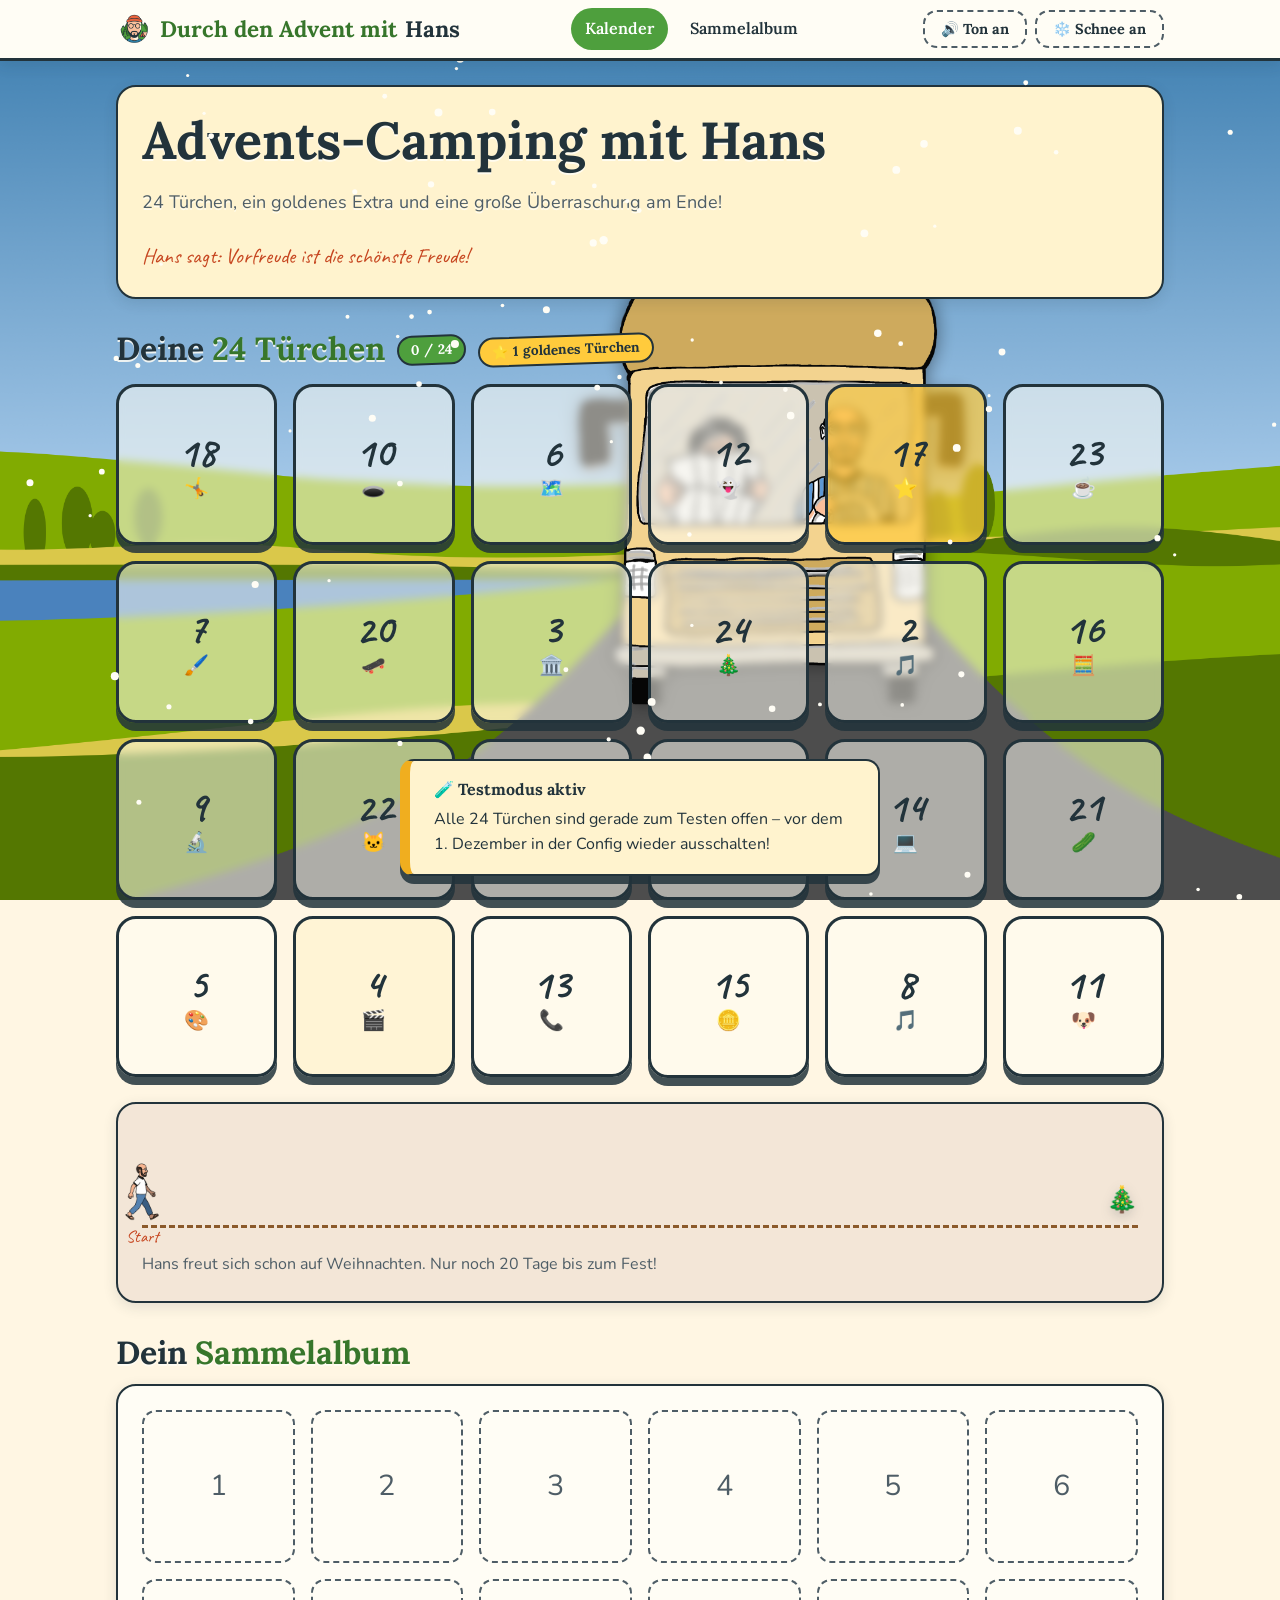
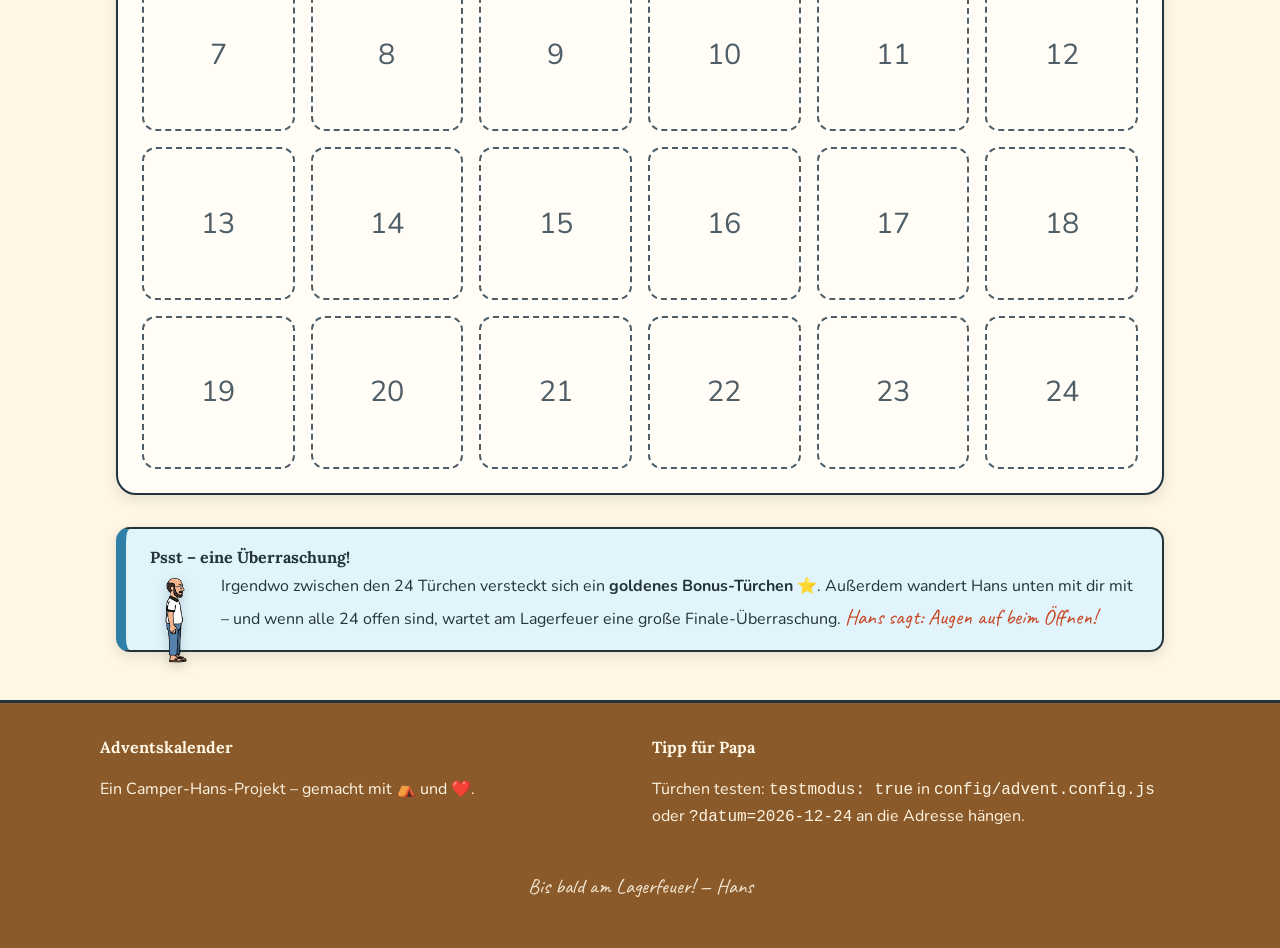
<file: index.html>
<!DOCTYPE html>
<html lang="de">
<head>
  <meta charset="UTF-8">
  <meta name="viewport" content="width=device-width, initial-scale=1.0">
  <meta name="description" content="Adventskalender im Camper-Hans-Stil – 24 Türchen voller Spiele, Rätsel und Überraschungen.">
  <!-- Referrer mitsenden: YouTube-Einbettungen verweigern ohne Referer die Wiedergabe (Fehler 153) -->
  <meta name="referrer" content="strict-origin-when-cross-origin">
  <title>Adventskalender – Camper Hans</title>
  <link rel="stylesheet" href="css/camper-hans.css">
  <link rel="stylesheet" href="css/advent.css">
  <link rel="icon" type="image/png" href="images/logos/logo-hans-emblem.png">
</head>
<body class="ch-body advent-body">

  <header class="ch-header">
    <div class="ch-header-inner">
      <a class="ch-logo" href="#">
        <img src="images/logos/logo-hans-emblem.png" alt="Camper Hans Logo">
        <b>Durch den Advent mit</b>Hans
      </a>
      <nav class="ch-nav">
        <a href="#kalender" class="ch-active">Kalender</a>
        <a href="#sammelalbum">Sammelalbum</a>
      </nav>
      <div style="display:flex; gap: var(--ch-space-2xs);">
        <button id="advent-sound" class="ch-btn ch-btn-ghost ch-btn-sm" type="button" aria-label="Ton an/aus">🔊 Ton</button>
        <button id="advent-schnee-btn" class="ch-btn ch-btn-ghost ch-btn-sm" type="button" aria-label="Schnee an/aus">❄️ Schnee an</button>
      </div>
    </div>
  </header>

  <main class="ch-container" style="padding-top: var(--ch-space-md)">

    <!-- Titel-Karte (die frühere Kopfgrafik ist jetzt Seitenhintergrund) -->
    <div class="ch-card ch-card-sun advent-intro">
      <h1 class="ch-h1" id="advent-titel">Advent im <em>Camper</em>!</h1>
      <p class="ch-lead" id="advent-untertitel">24 Türchen warten auf dich – jeden Tag ein neues Goodie!</p>
      <p class="ch-hand" id="advent-gruss" style="margin-bottom:0;">Hans sagt: Vorfreude ist die schönste Freude!</p>
    </div>

    <section id="kalender" class="ch-mt-lg" aria-label="Adventskalender">
      <div class="advent-section-head">
        <h2 class="ch-h2">Deine <em>24 Türchen</em></h2>
        <span class="ch-badge ch-badge-forest" id="advent-offen">0 / 24</span>
        <span class="ch-badge ch-badge-sun">⭐ 1 goldenes Türchen</span>
      </div>
      <div class="ch-grid advent-grid" id="advent-tueren"><!-- wird von main.js gefüllt --></div>

      <!-- Hans' Wanderung: kompakt unter dem Kalender, in Kasten mit Hintergrundfarbe -->
      <div class="ch-card ch-card-wood ch-mt-md">
        <div class="trail" aria-hidden="true">
          <span class="trail-hans-wrap" id="advent-hans"><img class="ch-hans-walk" src="images/character/hans-walking.png" alt=""></span>
          <span class="trail-fire">🎄</span>
          <span class="trail-label" id="advent-trail-label">Start</span>
        </div>
        <p class="ch-text-muted" id="advent-countdown" style="margin-bottom:0;">Hans freut sich schon auf Weihnachten!</p>
      </div>
    </section>

    <!-- Sammelalbum -->
    <section id="sammelalbum" class="ch-mt-lg">
      <h2 class="ch-h2">Dein <em>Sammelalbum</em></h2>
      <div class="ch-card">
        <div class="ch-grid advent-grid" id="advent-sticker"><!-- wird von main.js gefüllt --></div>
        <div class="ch-mt-md ch-text-center" id="advent-finale-zone" style="display:none;">
          <button class="ch-btn ch-btn-fire ch-btn-lg" id="advent-finale-btn" type="button">🔥 Finale feiern! 🔥</button>
        </div>
      </div>
    </section>

    <!-- Überraschung -->
    <section class="ch-mt-lg">
      <div class="ch-alert ch-alert-info">
        <p class="ch-alert-title">Psst – eine Überraschung!</p>
        <img class="ch-hans ch-hans-sm ch-float" src="images/character/hans-standing.png" alt="Hans flüstert" style="float:left; margin-right: var(--ch-space-sm);">
        Irgendwo zwischen den 24 Türchen versteckt sich ein <b>goldenes Bonus-Türchen</b> ⭐.
        Außerdem wandert Hans unten mit dir mit – und wenn alle 24 offen sind, wartet am Lagerfeuer eine große Finale-Überraschung.
        <span class="ch-hand">Hans sagt: Augen auf beim Öffnen!</span>
      </div>
    </section>

  </main>

  <footer class="ch-footer">
    <div class="ch-footer-cols">
      <div>
        <h4>Adventskalender</h4>
        <p>Ein Camper-Hans-Projekt – gemacht mit ⛺ und ❤️.</p>
      </div>
      <div>
        <h4>Tipp für Papa</h4>
        <p>Türchen testen: <code>testmodus: true</code> in <code>config/advent.config.js</code> oder <code>?datum=2026-12-24</code> an die Adresse hängen.</p>
      </div>
    </div>
    <p class="ch-footer-copy">Bis bald am Lagerfeuer! — Hans</p>
  </footer>

  <!-- Türchen-Modal -->
  <div class="advent-overlay" id="advent-modal-overlay" role="dialog" aria-modal="true" aria-labelledby="advent-modal-titel">
    <div class="advent-modal" id="advent-modal">
      <button class="ch-btn ch-btn-ghost ch-btn-sm advent-modal-close" id="advent-modal-close" type="button" aria-label="Schließen">✖</button>
      <span class="advent-modal-emoji" id="advent-modal-emoji">🎁</span>
      <h2 class="ch-h2 ch-text-center" id="advent-modal-titel">Türchen</h2>
      <div class="ch-text-center ch-mb-sm"><span class="ch-badge" id="advent-modal-badge">Türchen</span></div>
      <p class="ch-lead" id="advent-modal-text"></p>
      <div id="advent-modal-video-wrap" style="display:none;" class="ch-mb-sm">
        <video id="advent-modal-video" class="advent-video" controls playsinline preload="metadata"></video>
        <iframe id="advent-modal-yt" class="advent-video" style="display:none;" title="YouTube-Video"
                referrerpolicy="strict-origin-when-cross-origin"
                allow="accelerometer; autoplay; clipboard-write; encrypted-media; gyroscope; picture-in-picture; web-share"
                allowfullscreen></iframe>
      </div>
      <div id="advent-modal-raetsel" style="display:none;">
        <p class="ch-h3">🧩 Die Frage:</p>
        <p id="advent-modal-frage"></p>
        <button class="ch-btn ch-btn-sun ch-btn-sm" id="advent-modal-loesung-btn" type="button">Lösung anzeigen</button>
        <div class="ch-alert ch-alert-success raetsel-loesung ch-mt-sm" id="advent-modal-loesung"></div>
      </div>
      <div class="ch-text-center ch-mt-md">
        <a class="ch-btn ch-btn-primary" id="advent-modal-link" href="#" target="_blank" rel="noopener noreferrer" style="display:none;">Los geht's!</a>
        <button class="ch-btn ch-btn-primary" id="advent-modal-ok" type="button">Weiter!</button>
      </div>
      <p class="ch-hand ch-text-center ch-mt-sm" id="advent-modal-spruch"></p>
    </div>
  </div>

  <!-- Spiel-Overlay (eingebettete Spiele, z. B. Hans 'n Run – X-mas Edition hinter Tür 1) -->
  <div class="advent-overlay advent-game-overlay" id="advent-game-overlay" role="dialog" aria-modal="true" aria-label="Spiel">
    <div class="advent-game-frame">
      <div class="advent-game-bar">
        <span class="ch-badge ch-badge-forest" id="advent-game-titel">🎮 Spiel</span>
        <button class="ch-btn ch-btn-ghost ch-btn-sm" id="advent-game-close" type="button" aria-label="Spiel schließen und zurück zum Kalender">✖ Zurück zum Kalender</button>
      </div>
      <iframe id="advent-game-iframe" class="advent-game-iframe" title="Spiel" src="about:blank"></iframe>
    </div>
  </div>

  <!-- Finale-Overlay -->
  <div class="advent-overlay" id="advent-finale-overlay" role="dialog" aria-modal="true" aria-labelledby="advent-finale-titel">
    <div class="advent-modal ch-card-fire" style="text-align:center;">
      <span class="advent-finale-emoji ch-bounce">🔥🎄🔥</span>
      <h2 class="ch-h1" id="advent-finale-titel">Geschafft!</h2>
      <p class="ch-lead" id="advent-finale-nachricht"></p>
      <div class="ch-text-center ch-mt-md">
        <a class="ch-btn ch-btn-sun ch-btn-lg" id="advent-finale-link" href="#" target="_blank" rel="noopener noreferrer">🎁 Zum Finale-Geschenk</a>
        <button class="ch-btn ch-btn-ghost ch-btn-sm ch-mt-sm" id="advent-finale-close" type="button">Weiter stöbern</button>
      </div>
      <p class="ch-hand ch-mt-md">Hans sagt: Du bist der beste Camper weit und breit!</p>
    </div>
  </div>

  <!-- Toast -->
  <div class="advent-toast" id="advent-toast" role="status">
    <div class="ch-alert ch-alert-warning" style="margin:0; box-shadow: var(--ch-shadow-sticker);">
      <p class="ch-alert-title" id="advent-toast-title">Moment!</p>
      <span id="advent-toast-text"></span>
    </div>
  </div>

  <canvas class="advent-canvas" id="advent-konfetti"></canvas>
  <canvas class="advent-canvas" id="advent-schnee"></canvas>

  <script src="config/advent.config.js"></script>
  <script src="main.js"></script>
</body>
</html>
</file>
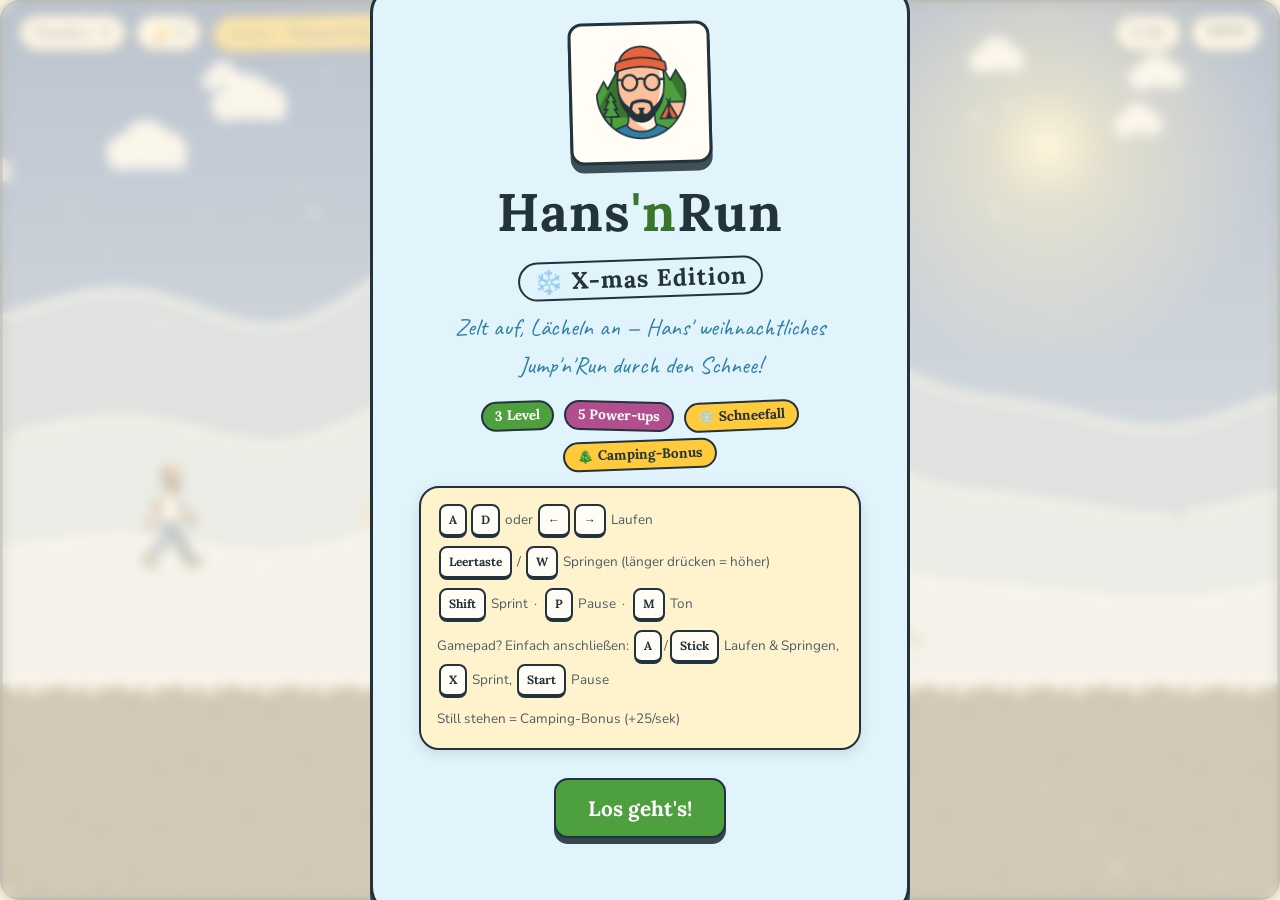
<file: games/hans-and-run/index.html>
<!DOCTYPE html>
<html lang="de">
<head>
<meta charset="UTF-8">
<meta name="viewport" content="width=device-width, initial-scale=1.0, user-scalable=no, viewport-fit=cover">
<title>Hans 'n Run – X-mas Edition</title>
<link rel="stylesheet" href="css/camper-hans.css">
<link rel="stylesheet" href="style.css">
<link rel="icon" href="images/logos/logo-hans-emblem.png">
</head>
<body class="ch-body">
  <div id="game-wrap">
    <canvas id="game"></canvas>

    <!-- HUD -->
    <div id="hud">
      <div class="hud-left">
        <div class="hud-item" id="hud-score"> 0</div>
        <div class="hud-item" id="hud-coins"> 0</div>
      </div>
      <div class="hud-center" id="hud-level">Level 1</div>
      <div class="hud-right">
        <div class="hud-item" id="hud-time"> 0:00</div>
        <div class="hud-item" id="hud-lives">x 3</div>
      </div>
    </div>
    <div id="powerbar"></div>

    <!-- Debug: Level-Auswahl (Taste L oder URL ?debug=1) -->
    <div id="debug-panel" class="hidden">
      <b>Debug: Level waehlen</b>
      <div class="hint">Taste L: Panel zu/auf</div>
      <div id="debug-levels"></div>
    </div>

    <!-- Touch controls -->
    <div id="touch" class="hidden">
      <div class="touch-side">
        <button class="tbtn" id="btn-left" aria-label="Links">&#9664;</button>
        <button class="tbtn" id="btn-right" aria-label="Rechts">&#9654;</button>
      </div>
      <div class="touch-side">
        <button class="tbtn big" id="btn-jump" aria-label="Springen">&#8679;</button>
      </div>
    </div>

    <!-- Overlays / Menues im Camper-Hans-Stil -->
    <div id="overlay" class="overlay">
      <div class="panel" id="panel-start">
        <span class="ch-sticker ch-float"><img src="images/logos/logo-hans-emblem.png" alt="Camper Hans Logo" class="mascot"></span>
        <h1 class="ch-h1">Hans<em>'n</em>Run <span class="xmas-tag">❄️ X-mas Edition</span></h1>
        <p class="subtitle">Zelt auf, L&auml;cheln an — Hans' weihnachtliches Jump'n'Run durch den Schnee!</p>
        <div class="badge-row">
          <span class="ch-badge ch-badge-forest">3 Level</span>
          <span class="ch-badge ch-badge-berry">5 Power-ups</span>
          <span class="ch-badge">❄️ Schneefall</span>
          <span class="ch-badge">🎄 Camping-Bonus</span>
        </div>
        <div class="ch-card ch-card-sun ch-card-tight controls-hint">
          <div class="key-row"><span class="key">A</span><span class="key">D</span> oder <span class="key">&#8592;</span><span class="key">&#8594;</span> Laufen</div>
          <div class="key-row"><span class="key">Leertaste</span> / <span class="key">W</span> Springen (l&#228;nger dr&#252;cken = h&#246;her)</div>
          <div class="key-row"><span class="key">Shift</span> Sprint &nbsp;&middot;&nbsp; <span class="key">P</span> Pause &nbsp;&middot;&nbsp; <span class="key">M</span> Ton</div>
          <div class="key-row">Gamepad? Einfach anschlie&szlig;en: <span class="key">A</span>/<span class="key">Stick</span> Laufen &amp; Springen, <span class="key">X</span> Sprint, <span class="key">Start</span> Pause</div>
          <div class="key-row">Still stehen = Camping-Bonus (+25/sek)</div>
        </div>
        <button class="ch-btn ch-btn-primary ch-btn-lg" id="btn-start">Los geht's!</button>
        <p class="ch-hand best" id="best-score"></p>
      </div>

      <div class="panel hidden" id="panel-pause">
        <h2 class="ch-h2">Zelt-Pause</h2>
        <p class="ch-hand">Kaffee holen — Hans wartet am Lagerfeuer!</p>
        <button class="ch-btn ch-btn-primary" id="btn-resume">Weiter</button>
        <button class="ch-btn ch-btn-sky" id="btn-restart-pause">Level neu aufbauen</button>
        <button class="ch-btn ch-btn-ghost" id="btn-quit">Zur&#252;ck zum Titel</button>
      </div>

      <div class="panel hidden" id="panel-complete">
        <h2 class="ch-h2" id="complete-title">Level geschafft!</h2>
        <p class="ch-hand">Zeit f&#252;r ein Stockbrot.</p>
        <div class="stats" id="complete-stats"></div>
        <button class="ch-btn ch-btn-primary" id="btn-next">Weiter geht's</button>
      </div>

      <div class="panel hidden" id="panel-gameover">
        <h2 class="ch-h2">Ups — Zelt umgefallen!</h2>
        <p class="ch-hand">Kein Problem, Hans baut es wieder auf.</p>
        <div class="stats" id="gameover-stats"></div>
        <button class="ch-btn ch-btn-primary" id="btn-tryagain">Nochmal!</button>
        <button class="ch-btn ch-btn-ghost" id="btn-quit2">Zur&#252;ck zum Titel</button>
      </div>

      <div class="panel hidden" id="panel-win">
        <span class="ch-sticker ch-sticker-right ch-float"><img src="Hans_mashmellow.png" alt="Hans mit Marshmallow" class="mascot"></span>
        <h2 class="ch-h2">Ferien komplett!</h2>
        <p class="ch-hand">Bis bald am Lagerfeuer! — Hans</p>
        <div class="stats" id="win-stats"></div>
        <button class="ch-btn ch-btn-primary" id="btn-win-restart">Von vorn</button>
      </div>
    </div>

    <div id="mute-indicator" class="hidden">&#128263; Ton aus</div>
    <div id="toasts"></div>
  </div>

  <script src="js/game.js"></script>
</body>
</html>
</file>
<file: css/camper-hans.css>
/* ============================================================
   CAMPER HANS – Corporate Identity Stylesheet
   Version 1.3.0
   Kopiere diese Datei in dein Projekt und nutze die ch-Klassen.
   Source of Truth für Werte: tokens/camper-hans.tokens.json
   ============================================================ */

/* ---------- Google Fonts (einmal pro Seite einbinden) ---------- */
@import url('https://fonts.googleapis.com/css2?family=Lora:wght@500;600;700&family=Nunito:wght@400;600;700&family=Caveat:wght@500;600;700&display=swap');

/* ---------- Design-Tokens ---------- */
:root {
  /* Farben */
  --ch-cream:        #FFF6E3;
  --ch-paper:        #FFFDF5;
  --ch-night:        #22333B;
  --ch-night-soft:   #4E5D66;

  --ch-forest:       #4E9F3D;
  --ch-forest-dark:  #37762B;
  --ch-forest-soft:  #E4F2DC;

  --ch-sky:          #6FC3E8;
  --ch-lake:         #2F7FA6;
  --ch-sky-soft:     #E1F3FB;

  --ch-sun:          #FFCB3C;
  --ch-sun-dark:     #F0AE1F;
  --ch-sun-soft:     #FFF3CE;

  --ch-campfire:     #E8623C;
  --ch-campfire-dark:#C6451F;
  --ch-fire-soft:    #FCE3D9;

  --ch-wood:         #8B5A2B;
  --ch-wood-dark:    #6E431F;
  --ch-wood-soft:    #F3E6D7;

  --ch-berry:        #B14E8D;
  --ch-berry-soft:   #F9E1F1;

  /* Schriften */
  --ch-font-display: 'Lora', serif;
  --ch-font-body:    'Nunito', sans-serif;
  --ch-font-hand:    'Caveat', cursive;

  /* Größen */
  --ch-radius-sm: 8px;
  --ch-radius-md: 14px;
  --ch-radius-lg: 20px;
  --ch-radius-xl: 28px;
  --ch-radius-pill: 999px;

  --ch-space-3xs: 4px;
  --ch-space-2xs: 8px;
  --ch-space-xs:  12px;
  --ch-space-sm:  16px;
  --ch-space-md:  24px;
  --ch-space-lg:  32px;
  --ch-space-xl:  48px;
  --ch-space-2xl: 64px;
  --ch-space-3xl: 96px;

  /* Schatten */
  --ch-shadow-soft:   0 4px 14px rgba(34, 51, 59, 0.12);
  --ch-shadow-pop:    0 6px 0 rgba(34, 51, 59, 0.9);
  --ch-shadow-sticker: 0 8px 0 rgba(34, 51, 59, 0.85);

  /* Bewegung */
  --ch-fast:   120ms;
  --ch-normal: 200ms;
  --ch-slow:   300ms;
  --ch-spring: cubic-bezier(0.34, 1.56, 0.64, 1);
}

/* ---------- Basis ---------- */
* { box-sizing: border-box; }

.ch-body, body.ch-body {
  margin: 0;
  background-color: var(--ch-cream);
  color: var(--ch-night);
  font-family: var(--ch-font-body);
  font-size: 16px;
  line-height: 1.6;
}

.ch-container {
  max-width: 1080px;
  margin: 0 auto;
  padding: 0 var(--ch-space-sm);
}

/* Überschriften: rund, verspielt, immer Display-Font */
h1.ch-h1, h2.ch-h2, h3.ch-h3,
.ch-h1, .ch-h2, .ch-h3 {
  font-family: var(--ch-font-display);
  line-height: 1.15;
  margin: 0 0 var(--ch-space-xs);
  color: var(--ch-night);
}

.ch-h1 { font-size: clamp(2rem, 5vw, 3.25rem); font-weight: 700; }
.ch-h2 { font-size: clamp(1.5rem, 3.5vw, 2rem);   font-weight: 700; }
.ch-h3 { font-size: clamp(1.125rem, 2.5vw, 1.5rem); font-weight: 700; }

.ch-h1 em, .ch-h2 em, .ch-title em {
  font-style: normal;
  color: var(--ch-forest-dark);
}

.ch-hand {
  font-family: var(--ch-font-hand);
  font-size: 1.35em;
  color: var(--ch-campfire-dark);
}

.ch-lead { font-size: 1.125rem; color: var(--ch-night-soft); }

.ch-hr {
  border: none;
  border-top: 3px dashed var(--ch-wood);
  margin: var(--ch-space-md) 0;
}

.ch-link {
  color: var(--ch-lake);
  font-weight: 700;
  text-decoration: underline;
  text-decoration-style: dotted;
  text-underline-offset: 3px;
}
.ch-link:hover { color: var(--ch-campfire-dark); }

/* ---------- Buttons (Sticker-Stil mit Pop-Schatten) ---------- */
.ch-btn {
  display: inline-flex;
  align-items: center;
  gap: var(--ch-space-2xs);
  font-family: var(--ch-font-display);
  font-weight: 700;
  font-size: 1.05rem;
  padding: var(--ch-space-2xs) var(--ch-space-md);
  min-height: 48px;
  border: 2px solid var(--ch-night);
  border-radius: var(--ch-radius-md);
  background: var(--ch-paper);
  color: var(--ch-night);
  cursor: pointer;
  box-shadow: var(--ch-shadow-pop);
  transition: transform var(--ch-fast) var(--ch-spring),
              box-shadow var(--ch-fast) var(--ch-spring),
              background-color var(--ch-fast) ease;
  text-decoration: none;
  user-select: none;
}
.ch-btn:hover { transform: translateY(2px); box-shadow: 0 4px 0 rgba(34, 51, 59, 0.9); }
.ch-btn:active { transform: translateY(6px); box-shadow: 0 0 0 rgba(34, 51, 59, 0.9); }
.ch-btn:focus-visible { outline: 3px solid var(--ch-sun); outline-offset: 2px; }
.ch-btn:disabled { opacity: 0.5; cursor: not-allowed; transform: none; box-shadow: var(--ch-shadow-pop); }

.ch-btn-primary { background: var(--ch-forest); color: #fff; }
.ch-btn-primary:hover { background: var(--ch-forest-dark); }

.ch-btn-sun { background: var(--ch-sun); color: var(--ch-night); }
.ch-btn-sun:hover { background: var(--ch-sun-dark); }

.ch-btn-sky { background: var(--ch-sky); color: var(--ch-night); }
.ch-btn-sky:hover { background: var(--ch-lake); color: #fff; }

.ch-btn-fire { background: var(--ch-campfire); color: #fff; }
.ch-btn-fire:hover { background: var(--ch-campfire-dark); }

.ch-btn-berry { background: var(--ch-berry); color: #fff; }
.ch-btn-berry:hover { background: #8E3B70; }

.ch-btn-ghost {
  background: transparent;
  box-shadow: none;
  border-color: var(--ch-night-soft);
  border-style: dashed;
}
.ch-btn-ghost:hover { box-shadow: none; background: var(--ch-sun-soft); }

.ch-btn-sm { min-height: 38px; font-size: 0.9rem; padding: 6px var(--ch-space-sm); }
.ch-btn-lg { min-height: 60px; font-size: 1.3rem; padding: var(--ch-space-xs) var(--ch-space-lg); }

/* ---------- Cards (Lagerplatz für Inhalte) ---------- */
.ch-card {
  background: var(--ch-paper);
  border: 2px solid var(--ch-night);
  border-radius: var(--ch-radius-lg);
  box-shadow: var(--ch-shadow-soft);
  padding: var(--ch-space-md);
  margin-bottom: var(--ch-space-sm);
}
.ch-card-tight { padding: var(--ch-space-sm); }

.ch-card > h3, .ch-card > .ch-h3 { margin-top: 0; }

.ch-card-sun    { background: var(--ch-sun-soft); }
.ch-card-sky    { background: var(--ch-sky-soft); }
.ch-card-forest { background: var(--ch-forest-soft); }
.ch-card-fire   { background: var(--ch-fire-soft); }
.ch-card-wood   { background: var(--ch-wood-soft); }
.ch-card-berry  { background: var(--ch-berry-soft); }

.ch-grid { display: grid; gap: var(--ch-space-sm); }
.ch-grid-2 { grid-template-columns: repeat(auto-fit, minmax(260px, 1fr)); }
.ch-grid-3 { grid-template-columns: repeat(auto-fit, minmax(220px, 1fr)); }
.ch-grid-4 { grid-template-columns: repeat(auto-fit, minmax(180px, 1fr)); }

/* ---------- Badges & Tags (Sticker-Stil) ---------- */
.ch-badge {
  display: inline-block;
  font-family: var(--ch-font-display);
  font-weight: 700;
  font-size: 0.85rem;
  padding: 2px var(--ch-space-xs);
  border: 2px solid var(--ch-night);
  border-radius: var(--ch-radius-pill);
  background: var(--ch-sun);
  color: var(--ch-night);
  transform: rotate(-2deg);
}
.ch-badge-forest { background: var(--ch-forest); color: #fff; }
.ch-badge-sun    { background: var(--ch-sun); }
.ch-badge-sky    { background: var(--ch-sky); }
.ch-badge-fire   { background: var(--ch-campfire); color: #fff; }
.ch-badge-wood   { background: var(--ch-wood); color: #fff; }
.ch-badge-berry  { background: var(--ch-berry); color: #fff; }

.ch-tag {
  display: inline-block;
  font-size: 0.8rem;
  font-weight: 700;
  padding: 2px 10px;
  border-radius: var(--ch-radius-sm);
  background: var(--ch-forest-soft);
  color: var(--ch-forest-dark);
  border: 1px solid currentColor;
}
.ch-tag i { font-style: normal; margin-right: 4px; }

/* ---------- Sticker (Bilder/Gadget mit Dickem Rand) ---------- */
.ch-sticker {
  display: inline-block;
  border: 3px solid var(--ch-night);
  border-radius: var(--ch-radius-md);
  box-shadow: var(--ch-shadow-sticker);
  background: var(--ch-paper);
  padding: var(--ch-space-2xs);
  transform: rotate(-1.5deg);
}
.ch-sticker img { display: block; border-radius: calc(var(--ch-radius-md) - 2px); }
.ch-sticker-right { transform: rotate(1.5deg); }

/* ---------- Alerts (Lagerfeuer-Durchsagen) ---------- */
.ch-alert {
  border: 2px solid var(--ch-night);
  border-left-width: 10px;
  border-radius: var(--ch-radius-md);
  background: var(--ch-paper);
  padding: var(--ch-space-sm) var(--ch-space-md);
  margin-bottom: var(--ch-space-sm);
  box-shadow: var(--ch-shadow-soft);
}
.ch-alert-title {
  font-family: var(--ch-font-display);
  font-weight: 700;
  margin: 0 0 var(--ch-space-3xs);
}
.ch-alert-info    { background: var(--ch-sky-soft);    border-left-color: var(--ch-lake); }
.ch-alert-success { background: var(--ch-forest-soft); border-left-color: var(--ch-forest-dark); }
.ch-alert-warning { background: var(--ch-sun-soft);    border-left-color: var(--ch-sun-dark); }
.ch-alert-error   { background: var(--ch-fire-soft);    border-left-color: var(--ch-campfire-dark); color: var(--ch-campfire-dark); }
.ch-alert-error .ch-alert-title { color: var(--ch-campfire-dark); }

/* ---------- Formulare ---------- */
.ch-label {
  display: block;
  font-family: var(--ch-font-display);
  font-weight: 600;
  margin-bottom: var(--ch-space-3xs);
}

.ch-input, .ch-textarea, .ch-select {
  font-family: var(--ch-font-body);
  font-size: 1rem;
  color: var(--ch-night);
  background: var(--ch-paper);
  border: 2px solid var(--ch-night);
  border-radius: var(--ch-radius-md);
  padding: var(--ch-space-2xs) var(--ch-space-xs);
  min-height: 48px;
  width: 100%;
  transition: box-shadow var(--ch-fast) ease, transform var(--ch-fast) var(--ch-spring);
}
.ch-input:focus, .ch-textarea:focus, .ch-select:focus {
  outline: none;
  box-shadow: 0 0 0 4px var(--ch-sun-soft), 0 4px 0 var(--ch-sun);
  transform: translateY(-2px);
}

.ch-textarea { min-height: 120px; resize: vertical; }

.ch-help {
  font-size: 0.85rem;
  color: var(--ch-night-soft);
  margin-top: var(--ch-space-3xs);
}

/* ---------- Header & Navigation (Wegweiser) ---------- */
.ch-header {
  background: var(--ch-paper);
  border-bottom: 3px solid var(--ch-night);
  box-shadow: var(--ch-shadow-soft);
  position: sticky;
  top: 0;
  z-index: 50;
}
.ch-header-inner {
  display: flex;
  align-items: center;
  justify-content: space-between;
  gap: var(--ch-space-sm);
  padding: var(--ch-space-2xs) var(--ch-space-sm);
  max-width: 1080px;
  margin: 0 auto;
  flex-wrap: wrap;
}
.ch-logo {
  font-family: var(--ch-font-display);
  font-weight: 700;
  font-size: 1.4rem;
  color: var(--ch-night);
  text-decoration: none;
  display: inline-flex;
  align-items: center;
  gap: var(--ch-space-2xs);
}
.ch-logo b { color: var(--ch-forest-dark); }

/* Logo-Bilder (images/logos/): Emblem im Header, Porträt für Steckbrief-Ecken */
.ch-logo img {
  height: 36px;
  width: auto;
  border-radius: var(--ch-radius-pill);
}
.ch-logo-sm img { height: 28px; }
.ch-logo-lg img { height: 56px; }

.ch-portrait {
  border: 3px solid var(--ch-night);
  border-radius: var(--ch-radius-pill);
  box-shadow: var(--ch-shadow-soft);
  height: 64px;
  width: 64px;
  object-fit: cover;
}
.ch-portrait-lg { height: 120px; width: 120px; }
.ch-portrait-sm { height: 40px; width: 40px; }

/* ---------- Hans (Charakter-Figuren, images/character/) ---------- */
.ch-hans {
  display: inline-block;
  height: 160px;
  width: auto;
  filter: drop-shadow(0 4px 6px rgba(34, 51, 59, 0.2));
}
.ch-hans-sm { height: 90px; }
.ch-hans-lg { height: 240px; }

/* Laufrichtung umkehren (nur Charakter, nie Logos) */
.ch-hans-flip { transform: scaleX(-1); }

/* Schritt-Animation: versetzt dem walk-Frame Leben (Wippen auf der Stelle) */
@keyframes ch-walk {
  0%, 100% { transform: translateY(0) rotate(0deg); }
  25% { transform: translateY(-7px) rotate(-1.2deg); }
  50% { transform: translateY(0) rotate(0deg); }
  75% { transform: translateY(7px) rotate(1.2deg); }
}
.ch-hans-walk { animation: ch-walk 0.7s ease-in-out infinite; }

.ch-nav { display: flex; gap: var(--ch-space-2xs); flex-wrap: wrap; }
.ch-nav a {
  font-family: var(--ch-font-display);
  font-weight: 600;
  color: var(--ch-night);
  text-decoration: none;
  padding: 6px var(--ch-space-xs);
  border-radius: var(--ch-radius-pill);
  border: 2px solid transparent;
  transition: background-color var(--ch-fast) ease, border-color var(--ch-fast) ease;
}
.ch-nav a:hover { background: var(--ch-sun-soft); border-color: var(--ch-sun-dark); }
.ch-nav a.ch-active { background: var(--ch-forest); color: #fff; }

/* ---------- Hero (Startwiese) ---------- */
.ch-hero {
  background-image: url('../images/background-cover-mit-Hans2.png');
  background-size: cover;
  background-position: center;
  border-bottom: 3px solid var(--ch-night);
  padding: var(--ch-space-3xl) var(--ch-space-sm);
  text-align: center;
}
.ch-hero-inner { max-width: 720px; margin: 0 auto; }
.ch-hero h1 {
  font-family: var(--ch-font-display);
  font-size: clamp(2.25rem, 6vw, 4rem);
  font-weight: 700;
  margin: 0 0 var(--ch-space-2xs);
  color: var(--ch-night);
  text-shadow: 0 2px 0 rgba(255, 253, 245, 0.85);
}

/* ---------- Footer (Lagerfeuer-Stelle) ---------- */
.ch-footer {
  background: var(--ch-wood);
  color: var(--ch-cream);
  border-top: 3px solid var(--ch-night);
  margin-top: var(--ch-space-xl);
  padding: var(--ch-space-lg) var(--ch-space-sm) var(--ch-space-md);
}
.ch-footer a { color: var(--ch-sun); }
.ch-footer-cols {
  display: grid;
  gap: var(--ch-space-md);
  grid-template-columns: repeat(auto-fit, minmax(200px, 1fr));
  max-width: 1080px;
  margin: 0 auto;
}
.ch-footer h4 {
  font-family: var(--ch-font-display);
  margin: 0 0 var(--ch-space-2xs);
}
.ch-footer-copy {
  text-align: center;
  font-family: var(--ch-font-hand);
  font-size: 1.3rem;
  margin-top: var(--ch-space-md);
  opacity: 0.9;
}

/* ---------- Spiele-Elemente (Browsergames) ---------- */
.ch-hud {
  display: flex;
  gap: var(--ch-space-xs);
  align-items: center;
  flex-wrap: wrap;
  background: var(--ch-paper);
  border: 3px solid var(--ch-night);
  border-radius: var(--ch-radius-md);
  padding: var(--ch-space-2xs) var(--ch-space-sm);
  box-shadow: var(--ch-shadow-soft);
}

.ch-progress {
  width: 100%;
  height: 20px;
  background: var(--ch-paper);
  border: 2px solid var(--ch-night);
  border-radius: var(--ch-radius-pill);
  overflow: hidden;
}
.ch-progress-bar {
  display: block;
  height: 100%;
  background: repeating-linear-gradient(
    45deg,
    var(--ch-forest) 0 10px,
    var(--ch-forest-dark) 10px 20px
  );
  border-radius: var(--ch-radius-pill);
  transition: width var(--ch-slow) var(--ch-spring);
}
.ch-progress-bar.ch-fire   { background: repeating-linear-gradient(45deg, var(--ch-campfire) 0 10px, var(--ch-campfire-dark) 10px 20px); }
.ch-progress-bar.ch-sun    { background: repeating-linear-gradient(45deg, var(--ch-sun) 0 10px, var(--ch-sun-dark) 10px 20px); }
.ch-progress-bar.ch-berry  { background: repeating-linear-gradient(45deg, var(--ch-berry) 0 10px, #8E3B70 10px 20px); }

.ch-tooltip-wrap { position: relative; display: inline-block; }
.ch-tooltip {
  position: absolute;
  bottom: calc(100% + 8px);
  left: 50%;
  transform: translateX(-50%) rotate(-1deg);
  background: var(--ch-night);
  color: var(--ch-sun-soft);
  font-family: var(--ch-font-hand);
  font-size: 1.1rem;
  padding: 2px 12px;
  border-radius: var(--ch-radius-sm);
  white-space: nowrap;
  opacity: 0;
  pointer-events: none;
  transition: opacity var(--ch-fast) ease;
  z-index: 20;
}
.ch-tooltip-wrap:hover .ch-tooltip,
.ch-tooltip-wrap:focus-within .ch-tooltip { opacity: 1; }

/* Score-Zähler etc. */
.ch-stat {
  font-family: var(--ch-font-display);
  font-size: 1.5rem;
  font-weight: 700;
  color: var(--ch-forest-dark);
}
.ch-stat small {
  display: block;
  font-family: var(--ch-font-body);
  font-size: 0.8rem;
  font-weight: 700;
  color: var(--ch-night-soft);
  text-transform: uppercase;
  letter-spacing: 0.06em;
}

/* Wackel-Animation für Fehler/Feedback im Spiel */
@keyframes ch-shake {
  0%, 100% { transform: translateX(0); }
  20% { transform: translateX(-6px); }
  40% { transform: translateX(6px); }
  60% { transform: translateX(-4px); }
  80% { transform: translateX(4px); }
}
.ch-shake { animation: ch-shake var(--ch-slow) ease; }

/* Hüpf-Animation für Erfolge / Hover-Belohnung */
@keyframes ch-bounce {
  0%, 100% { transform: translateY(0) scale(1); }
  40% { transform: translateY(-10px) scale(1.05); }
  60% { transform: translateY(-4px) scale(1.02); }
}
.ch-bounce { animation: ch-bounce var(--ch-slow) var(--ch-spring); }

/* Leichte Schwebe-Animation für Sticker/Maskottchen */
@keyframes ch-float {
  0%, 100% { transform: translateY(0) rotate(-1.5deg); }
  50% { transform: translateY(-8px) rotate(1deg); }
}
.ch-float { animation: ch-float 3s ease-in-out infinite; }

/* ---------- Utilities ---------- */
.ch-text-center { text-align: center; }
.ch-text-muted   { color: var(--ch-night-soft); }
.ch-mt-sm  { margin-top: var(--ch-space-sm); }
.ch-mt-md  { margin-top: var(--ch-space-md); }
.ch-mt-lg  { margin-top: var(--ch-space-lg); }
.ch-mb-sm  { margin-bottom: var(--ch-space-sm); }
.ch-mb-md  { margin-bottom: var(--ch-space-md); }

/*---------- Reduced Motion: Animationen respektieren ---------- */
@media (prefers-reduced-motion: reduce) {
  .ch-shake, .ch-bounce, .ch-float, .ch-hans-walk { animation: none; }
  .ch-btn, .ch-input { transition: none; }
}
</file>
<file: css/advent.css>
/* ============================================================
   Adventskalender – projektspezifische Ergänzungen
   ------------------------------------------------------------
   Nur CI-Tokens (--ch-*) verwenden, keine neuen Farben/Fonts.
   Basis-Styles kommen aus css/camper-hans.css.
   ============================================================ */

/* ---------- Seitenhintergrund: die ehemalige Kopfgrafik ---------- */
body.ch-body.advent-body {
  background-image: url('../images/background-cover-mit-Hans2.png');
  background-size: cover;
  background-position: center top;
  background-repeat: no-repeat;
  background-attachment: fixed;
}
/* Lesbarkeit der freien Überschriften/Texte auf dem Bildhintergrund */
.advent-body main h1,
.advent-body main h2,
.advent-body main .ch-lead {
  text-shadow: 0 2px 0 rgba(255, 253, 245, 0.85);
}
.advent-intro { margin-bottom: var(--ch-space-md); }
.advent-section-head {
  display: flex;
  align-items: center;
  gap: var(--ch-space-xs);
  flex-wrap: wrap;
  margin-bottom: var(--ch-space-sm);
}
.advent-section-head .ch-h2 { margin-bottom: 0; }

/* Anker-Sprünge: Abschnitte sollen nicht unter dem sticky Header verschwinden */
#kalender, #sammelalbum { scroll-margin-top: 90px; }

/* ---------- Türchen-Raster ---------- */
.advent-grid {
  grid-template-columns: repeat(auto-fill, minmax(140px, 1fr));
}

.door {
  position: relative;
  aspect-ratio: 1 / 1;
  display: flex;
  flex-direction: column;
  align-items: center;
  justify-content: center;
  gap: var(--ch-space-3xs);
  font-family: var(--ch-font-display);
  font-weight: 700;
  font-size: 2rem;
  color: var(--ch-night);
  /* paper (#FFFDF5) mit Alpha – Türchen sind transparent, Hintergrund scheint durch */
  background: rgba(255, 253, 245, 0.55);
  border: 3px solid var(--ch-night);
  border-radius: var(--ch-radius-lg);
  box-shadow: var(--ch-shadow-sticker);
  backdrop-filter: blur(4px);
  -webkit-backdrop-filter: blur(4px);
  cursor: pointer;
  user-select: none;
  transition: transform var(--ch-fast) var(--ch-spring),
              box-shadow var(--ch-fast) var(--ch-spring),
              background-color var(--ch-fast) ease;
  padding: var(--ch-space-2xs);
}
.door:hover { transform: translateY(3px) rotate(-1deg); box-shadow: 0 5px 0 rgba(34, 51, 59, 0.85); }
.door:active { transform: translateY(8px); box-shadow: 0 0 0 rgba(34, 51, 59, 0.85); }
.door:focus-visible { outline: 3px solid var(--ch-sun); outline-offset: 2px; }

/* Die Türchen-Nummer: groß, handgeschrieben (Caveat) und leicht schief */
.door .door-num {
  font-family: var(--ch-font-hand);
  font-weight: 700;
  font-size: 2.6rem;
  line-height: 1;
  color: var(--ch-night);
  transform: rotate(-3deg);
}
.door .door-emoji { font-size: 1.7rem; line-height: 1; }
.door .door-lock { font-size: 1.25rem; line-height: 1; }

/* Noch verschlossen (wood-soft #F3E6D7 mit Alpha) */
.door-locked {
  background: rgba(243, 230, 215, 0.5);
  cursor: not-allowed;
}
.door-locked:hover { transform: none; box-shadow: var(--ch-shadow-sticker); }

/* Heute dran – sanft pulsierend */
@keyframes doorGlow {
  0%, 100% { box-shadow: var(--ch-shadow-sticker); }
  50% { box-shadow: 0 8px 0 rgba(34, 51, 59, 0.85), 0 0 0 6px var(--ch-sun-soft); }
}
.door-today {
  background: rgba(255, 243, 206, 0.65); /* sun-soft #FFF3CE mit Alpha */
  animation: doorGlow 1.6s ease-in-out infinite;
}

/* Bereits geöffnet (forest-soft #E4F2DC mit Alpha) */
.door-open {
  background: rgba(228, 242, 220, 0.6);
  cursor: default;
}
.door-open:hover { transform: rotate(-1deg); box-shadow: var(--ch-shadow-sticker); }
.door-open .door-num { color: var(--ch-forest-dark); }

/* Das goldene Bonus-Türchen (sun #FFCB3C mit Alpha) */
.door-golden {
  background: rgba(255, 203, 60, 0.7);
  border-color: var(--ch-night);
}
.door-golden.door-locked { background: rgba(255, 243, 206, 0.65); }
.door-golden.door-open { background: rgba(255, 203, 60, 0.7); }

/* Farb-Tönungen aus der Config – Soft-Töne jeweils mit Alpha */
.door-tint-sky.door-locked    { background: rgba(225, 243, 251, 0.5); }  /* sky-soft #E1F3FB */
.door-tint-sun.door-locked     { background: rgba(255, 243, 206, 0.65); } /* sun-soft #FFF3CE */
.door-tint-forest.door-locked  { background: rgba(228, 242, 220, 0.6); }  /* forest-soft #E4F2DC */
.door-tint-fire.door-locked    { background: rgba(252, 227, 217, 0.5); }  /* fire-soft #FCE3D9 */
.door-tint-wood.door-locked    { background: rgba(243, 230, 215, 0.5); }  /* wood-soft #F3E6D7 */
.door-tint-berry.door-locked   { background: rgba(249, 225, 241, 0.5); }  /* berry-soft #F9E1F1 */

/* ---------- Hans' Advents-Wanderung (kompakt, unter dem Kalender) ---------- */
.trail {
  position: relative;
  height: 76px;
  margin-top: var(--ch-space-md);
  margin-bottom: var(--ch-space-md);
  border-bottom: 3px dashed var(--ch-wood);
}
.trail-hans-wrap {
  position: absolute;
  bottom: 4px;
  left: 0;
  transform: translateX(-50%);
  line-height: 0;
  transition: left var(--ch-slow) var(--ch-spring);
}
.trail-hans-wrap img { height: 60px; width: auto; }
.trail-fire {
  position: absolute;
  right: 0;
  bottom: 4px;
  font-size: 1.6rem;
  filter: drop-shadow(0 4px 6px rgba(34, 51, 59, 0.2));
}
.trail-label {
  position: absolute;
  bottom: -26px;
  left: 0;
  transform: translateX(-50%);
  font-family: var(--ch-font-hand);
  font-size: 1.05rem;
  color: var(--ch-campfire-dark);
  white-space: nowrap;
  transition: left var(--ch-slow) var(--ch-spring);
}

/* ---------- Sammelalbum (Sticker) ---------- */
.sticker-slot {
  aspect-ratio: 1 / 1;
  display: flex;
  align-items: center;
  justify-content: center;
  font-size: 1.8rem;
  background: var(--ch-paper);
  border: 2px dashed var(--ch-night-soft);
  border-radius: var(--ch-radius-md);
  color: var(--ch-night-soft);
}
.sticker-slot.sticker-got {
  border: 3px solid var(--ch-night);
  border-radius: var(--ch-radius-md);
  background: var(--ch-sun-soft);
  box-shadow: var(--ch-shadow-pop);
  transform: rotate(-2deg);
  color: var(--ch-night);
}
.sticker-slot.sticker-got:nth-child(2n) { transform: rotate(2deg); }

/* ---------- Modal (Türchen-Inhalt) ---------- */
.advent-overlay {
  position: fixed;
  inset: 0;
  background: rgba(34, 51, 59, 0.55);
  display: none;
  align-items: center;
  justify-content: center;
  padding: var(--ch-space-sm);
  z-index: 100;
}
.advent-overlay.advent-visible { display: flex; }

.advent-modal {
  max-width: 520px;
  width: 100%;
  max-height: 85vh;
  overflow-y: auto;
  background: var(--ch-paper);
  border: 3px solid var(--ch-night);
  border-radius: var(--ch-radius-xl);
  box-shadow: var(--ch-shadow-sticker);
  padding: var(--ch-space-md);
  position: relative;
  animation: modalPop var(--ch-slow) var(--ch-spring);
}
@keyframes modalPop {
  from { transform: scale(0.7) rotate(-2deg); opacity: 0; }
  to   { transform: scale(1) rotate(0deg); opacity: 1; }
}
.advent-modal-close {
  position: absolute;
  top: var(--ch-space-2xs);
  right: var(--ch-space-2xs);
}
.advent-modal-emoji { font-size: 3rem; text-align: center; display: block; }
.advent-modal .ch-hand {
  background: var(--ch-sun-soft);
  border: 2px dashed var(--ch-sun-dark);
  border-radius: var(--ch-radius-md);
  padding: var(--ch-space-2xs) var(--ch-space-sm);
  display: inline-block;
  transform: rotate(-1deg);
}
.raetsel-loesung { display: none; }
.raetsel-loesung.raetsel-visible { display: block; }

/* Lokales Video / YouTube-iframe im Modal (Sticker-Rahmen wie Spielflächen) */
.advent-video {
  display: block;
  width: 100%;
  background: var(--ch-night);
  border: 3px solid var(--ch-night);
  border-radius: var(--ch-radius-lg);
  box-shadow: var(--ch-shadow-soft);
}
iframe.advent-video {
  aspect-ratio: 16 / 9;
  height: auto;
}

/* ---------- Spiel-Overlay (eingebettetes Spiel per iframe, z. B. games/hans-and-run) ---------- */
.advent-game-overlay {
  z-index: 200; /* über dem Türchen-Modal (100) */
  padding: var(--ch-space-sm);
}
.advent-game-frame {
  display: flex;
  flex-direction: column;
  gap: var(--ch-space-2xs);
  width: min(1100px, 96vw);
  height: min(860px, 92vh);
}
.advent-game-bar {
  display: flex;
  align-items: center;
  justify-content: space-between;
  gap: var(--ch-space-xs);
}
.advent-game-iframe {
  flex: 1;
  width: 100%;
  min-height: 0;
  display: block;
  background: var(--ch-cream);
  border: 3px solid var(--ch-night);
  border-radius: var(--ch-radius-lg);
  box-shadow: var(--ch-shadow-sticker);
}

/* ---------- Toast (Hans meldet sich) ---------- */
.advent-toast {
  position: fixed;
  left: 50%;
  bottom: var(--ch-space-md);
  transform: translateX(-50%) translateY(20px);
  max-width: min(480px, 90vw);
  opacity: 0;
  pointer-events: none;
  transition: opacity var(--ch-normal) ease, transform var(--ch-normal) var(--ch-spring);
  z-index: 120;
}
.advent-toast.advent-visible {
  opacity: 1;
  transform: translateX(-50%) translateY(0);
  pointer-events: auto;
}

/* ---------- Leinwände (Konfetti & Schnee) ---------- */
.advent-canvas {
  position: fixed;
  inset: 0;
  width: 100%;
  height: 100%;
  pointer-events: none;
  z-index: 110;
}
#advent-schnee { z-index: 5; }

/* ---------- Header-Buttons ---------- */
.ch-header .ch-btn { min-height: 38px; }

/* ---------- Finale ---------- */
.advent-finale-emoji { font-size: 4rem; text-align: center; display: block; }

/* ---------- Reduced Motion ---------- */
@media (prefers-reduced-motion: reduce) {
  .door-today { animation: none; }
  .advent-modal { animation: none; }
  .trail-hans-wrap, .trail-label { transition: none; }
  .door { transition: none; }
}
</file>
<file: games/hans-and-run/css/camper-hans.css>
/* ============================================================
   CAMPER HANS – Corporate Identity Stylesheet
   Version 1.2.1
   Kopiere diese Datei in dein Projekt und nutze die ch-Klassen.
   Source of Truth für Werte: tokens/camper-hans.tokens.json
   ============================================================ */

/* ---------- Google Fonts (einmal pro Seite einbinden) ---------- */
@import url('https://fonts.googleapis.com/css2?family=Lora:wght@500;600;700&family=Nunito:wght@400;600;700&family=Caveat:wght@500;600;700&display=swap');

/* ---------- Design-Tokens ---------- */
:root {
  /* Farben */
  --ch-cream:        #FFF6E3;
  --ch-paper:        #FFFDF5;
  --ch-night:        #22333B;
  --ch-night-soft:   #4E5D66;

  --ch-forest:       #4E9F3D;
  --ch-forest-dark:  #37762B;
  --ch-forest-soft:  #E4F2DC;

  --ch-sky:          #6FC3E8;
  --ch-lake:         #2F7FA6;
  --ch-sky-soft:     #E1F3FB;

  --ch-sun:          #FFCB3C;
  --ch-sun-dark:     #F0AE1F;
  --ch-sun-soft:     #FFF3CE;

  --ch-campfire:     #E8623C;
  --ch-campfire-dark:#C6451F;
  --ch-fire-soft:    #FCE3D9;

  --ch-wood:         #8B5A2B;
  --ch-wood-dark:    #6E431F;
  --ch-wood-soft:    #F3E6D7;

  --ch-berry:        #B14E8D;
  --ch-berry-soft:   #F9E1F1;

  /* Schriften */
  --ch-font-display: 'Lora', serif;
  --ch-font-body:    'Nunito', sans-serif;
  --ch-font-hand:    'Caveat', cursive;

  /* Größen */
  --ch-radius-sm: 8px;
  --ch-radius-md: 14px;
  --ch-radius-lg: 20px;
  --ch-radius-xl: 28px;
  --ch-radius-pill: 999px;

  --ch-space-3xs: 4px;
  --ch-space-2xs: 8px;
  --ch-space-xs:  12px;
  --ch-space-sm:  16px;
  --ch-space-md:  24px;
  --ch-space-lg:  32px;
  --ch-space-xl:  48px;
  --ch-space-2xl: 64px;
  --ch-space-3xl: 96px;

  /* Schatten */
  --ch-shadow-soft:   0 4px 14px rgba(34, 51, 59, 0.12);
  --ch-shadow-pop:    0 6px 0 rgba(34, 51, 59, 0.9);
  --ch-shadow-sticker: 0 8px 0 rgba(34, 51, 59, 0.85);

  /* Bewegung */
  --ch-fast:   120ms;
  --ch-normal: 200ms;
  --ch-slow:   300ms;
  --ch-spring: cubic-bezier(0.34, 1.56, 0.64, 1);
}

/* ---------- Basis ---------- */
* { box-sizing: border-box; }

.ch-body, body.ch-body {
  margin: 0;
  background-color: var(--ch-cream);
  color: var(--ch-night);
  font-family: var(--ch-font-body);
  font-size: 16px;
  line-height: 1.6;
}

.ch-container {
  max-width: 1080px;
  margin: 0 auto;
  padding: 0 var(--ch-space-sm);
}

/* Überschriften: rund, verspielt, immer Display-Font */
h1.ch-h1, h2.ch-h2, h3.ch-h3,
.ch-h1, .ch-h2, .ch-h3 {
  font-family: var(--ch-font-display);
  line-height: 1.15;
  margin: 0 0 var(--ch-space-xs);
  color: var(--ch-night);
}

.ch-h1 { font-size: clamp(2rem, 5vw, 3.25rem); font-weight: 700; }
.ch-h2 { font-size: clamp(1.5rem, 3.5vw, 2rem);   font-weight: 700; }
.ch-h3 { font-size: clamp(1.125rem, 2.5vw, 1.5rem); font-weight: 700; }

.ch-h1 em, .ch-h2 em, .ch-title em {
  font-style: normal;
  color: var(--ch-forest-dark);
}

.ch-hand {
  font-family: var(--ch-font-hand);
  font-size: 1.35em;
  color: var(--ch-campfire-dark);
}

.ch-lead { font-size: 1.125rem; color: var(--ch-night-soft); }

.ch-hr {
  border: none;
  border-top: 3px dashed var(--ch-wood);
  margin: var(--ch-space-md) 0;
}

.ch-link {
  color: var(--ch-lake);
  font-weight: 700;
  text-decoration: underline;
  text-decoration-style: dotted;
  text-underline-offset: 3px;
}
.ch-link:hover { color: var(--ch-campfire-dark); }

/* ---------- Buttons (Sticker-Stil mit Pop-Schatten) ---------- */
.ch-btn {
  display: inline-flex;
  align-items: center;
  gap: var(--ch-space-2xs);
  font-family: var(--ch-font-display);
  font-weight: 700;
  font-size: 1.05rem;
  padding: var(--ch-space-2xs) var(--ch-space-md);
  min-height: 48px;
  border: 2px solid var(--ch-night);
  border-radius: var(--ch-radius-md);
  background: var(--ch-paper);
  color: var(--ch-night);
  cursor: pointer;
  box-shadow: var(--ch-shadow-pop);
  transition: transform var(--ch-fast) var(--ch-spring),
              box-shadow var(--ch-fast) var(--ch-spring),
              background-color var(--ch-fast) ease;
  text-decoration: none;
  user-select: none;
}
.ch-btn:hover { transform: translateY(2px); box-shadow: 0 4px 0 rgba(34, 51, 59, 0.9); }
.ch-btn:active { transform: translateY(6px); box-shadow: 0 0 0 rgba(34, 51, 59, 0.9); }
.ch-btn:focus-visible { outline: 3px solid var(--ch-sun); outline-offset: 2px; }
.ch-btn:disabled { opacity: 0.5; cursor: not-allowed; transform: none; box-shadow: var(--ch-shadow-pop); }

.ch-btn-primary { background: var(--ch-forest); color: #fff; }
.ch-btn-primary:hover { background: var(--ch-forest-dark); }

.ch-btn-sun { background: var(--ch-sun); color: var(--ch-night); }
.ch-btn-sun:hover { background: var(--ch-sun-dark); }

.ch-btn-sky { background: var(--ch-sky); color: var(--ch-night); }
.ch-btn-sky:hover { background: var(--ch-lake); color: #fff; }

.ch-btn-fire { background: var(--ch-campfire); color: #fff; }
.ch-btn-fire:hover { background: var(--ch-campfire-dark); }

.ch-btn-berry { background: var(--ch-berry); color: #fff; }
.ch-btn-berry:hover { background: #8E3B70; }

.ch-btn-ghost {
  background: transparent;
  box-shadow: none;
  border-color: var(--ch-night-soft);
  border-style: dashed;
}
.ch-btn-ghost:hover { box-shadow: none; background: var(--ch-sun-soft); }

.ch-btn-sm { min-height: 38px; font-size: 0.9rem; padding: 6px var(--ch-space-sm); }
.ch-btn-lg { min-height: 60px; font-size: 1.3rem; padding: var(--ch-space-xs) var(--ch-space-lg); }

/* ---------- Cards (Lagerplatz für Inhalte) ---------- */
.ch-card {
  background: var(--ch-paper);
  border: 2px solid var(--ch-night);
  border-radius: var(--ch-radius-lg);
  box-shadow: var(--ch-shadow-soft);
  padding: var(--ch-space-md);
  margin-bottom: var(--ch-space-sm);
}
.ch-card-tight { padding: var(--ch-space-sm); }

.ch-card > h3, .ch-card > .ch-h3 { margin-top: 0; }

.ch-card-sun    { background: var(--ch-sun-soft); }
.ch-card-sky    { background: var(--ch-sky-soft); }
.ch-card-forest { background: var(--ch-forest-soft); }
.ch-card-fire   { background: var(--ch-fire-soft); }
.ch-card-wood   { background: var(--ch-wood-soft); }
.ch-card-berry  { background: var(--ch-berry-soft); }

.ch-grid { display: grid; gap: var(--ch-space-sm); }
.ch-grid-2 { grid-template-columns: repeat(auto-fit, minmax(260px, 1fr)); }
.ch-grid-3 { grid-template-columns: repeat(auto-fit, minmax(220px, 1fr)); }
.ch-grid-4 { grid-template-columns: repeat(auto-fit, minmax(180px, 1fr)); }

/* ---------- Badges & Tags (Sticker-Stil) ---------- */
.ch-badge {
  display: inline-block;
  font-family: var(--ch-font-display);
  font-weight: 700;
  font-size: 0.85rem;
  padding: 2px var(--ch-space-xs);
  border: 2px solid var(--ch-night);
  border-radius: var(--ch-radius-pill);
  background: var(--ch-sun);
  color: var(--ch-night);
  transform: rotate(-2deg);
}
.ch-badge-forest { background: var(--ch-forest); color: #fff; }
.ch-badge-sun    { background: var(--ch-sun); }
.ch-badge-sky    { background: var(--ch-sky); }
.ch-badge-fire   { background: var(--ch-campfire); color: #fff; }
.ch-badge-wood   { background: var(--ch-wood); color: #fff; }
.ch-badge-berry  { background: var(--ch-berry); color: #fff; }

.ch-tag {
  display: inline-block;
  font-size: 0.8rem;
  font-weight: 700;
  padding: 2px 10px;
  border-radius: var(--ch-radius-sm);
  background: var(--ch-forest-soft);
  color: var(--ch-forest-dark);
  border: 1px solid currentColor;
}
.ch-tag i { font-style: normal; margin-right: 4px; }

/* ---------- Sticker (Bilder/Gadget mit Dickem Rand) ---------- */
.ch-sticker {
  display: inline-block;
  border: 3px solid var(--ch-night);
  border-radius: var(--ch-radius-md);
  box-shadow: var(--ch-shadow-sticker);
  background: var(--ch-paper);
  padding: var(--ch-space-2xs);
  transform: rotate(-1.5deg);
}
.ch-sticker img { display: block; border-radius: calc(var(--ch-radius-md) - 2px); }
.ch-sticker-right { transform: rotate(1.5deg); }

/* ---------- Alerts (Lagerfeuer-Durchsagen) ---------- */
.ch-alert {
  border: 2px solid var(--ch-night);
  border-left-width: 10px;
  border-radius: var(--ch-radius-md);
  background: var(--ch-paper);
  padding: var(--ch-space-sm) var(--ch-space-md);
  margin-bottom: var(--ch-space-sm);
  box-shadow: var(--ch-shadow-soft);
}
.ch-alert-title {
  font-family: var(--ch-font-display);
  font-weight: 700;
  margin: 0 0 var(--ch-space-3xs);
}
.ch-alert-info    { background: var(--ch-sky-soft);    border-left-color: var(--ch-lake); }
.ch-alert-success { background: var(--ch-forest-soft); border-left-color: var(--ch-forest-dark); }
.ch-alert-warning { background: var(--ch-sun-soft);    border-left-color: var(--ch-sun-dark); }
.ch-alert-error   { background: var(--ch-fire-soft);    border-left-color: var(--ch-campfire-dark); color: var(--ch-campfire-dark); }
.ch-alert-error .ch-alert-title { color: var(--ch-campfire-dark); }

/* ---------- Formulare ---------- */
.ch-label {
  display: block;
  font-family: var(--ch-font-display);
  font-weight: 600;
  margin-bottom: var(--ch-space-3xs);
}

.ch-input, .ch-textarea, .ch-select {
  font-family: var(--ch-font-body);
  font-size: 1rem;
  color: var(--ch-night);
  background: var(--ch-paper);
  border: 2px solid var(--ch-night);
  border-radius: var(--ch-radius-md);
  padding: var(--ch-space-2xs) var(--ch-space-xs);
  min-height: 48px;
  width: 100%;
  transition: box-shadow var(--ch-fast) ease, transform var(--ch-fast) var(--ch-spring);
}
.ch-input:focus, .ch-textarea:focus, .ch-select:focus {
  outline: none;
  box-shadow: 0 0 0 4px var(--ch-sun-soft), 0 4px 0 var(--ch-sun);
  transform: translateY(-2px);
}

.ch-textarea { min-height: 120px; resize: vertical; }

.ch-help {
  font-size: 0.85rem;
  color: var(--ch-night-soft);
  margin-top: var(--ch-space-3xs);
}

/* ---------- Header & Navigation (Wegweiser) ---------- */
.ch-header {
  background: var(--ch-paper);
  border-bottom: 3px solid var(--ch-night);
  box-shadow: var(--ch-shadow-soft);
  position: sticky;
  top: 0;
  z-index: 50;
}
.ch-header-inner {
  display: flex;
  align-items: center;
  justify-content: space-between;
  gap: var(--ch-space-sm);
  padding: var(--ch-space-2xs) var(--ch-space-sm);
  max-width: 1080px;
  margin: 0 auto;
  flex-wrap: wrap;
}
.ch-logo {
  font-family: var(--ch-font-display);
  font-weight: 700;
  font-size: 1.4rem;
  color: var(--ch-night);
  text-decoration: none;
  display: inline-flex;
  align-items: center;
  gap: var(--ch-space-2xs);
}
.ch-logo b { color: var(--ch-forest-dark); }

/* Logo-Bilder (images/logos/): Emblem im Header, Porträt für Steckbrief-Ecken */
.ch-logo img {
  height: 36px;
  width: auto;
  border-radius: var(--ch-radius-pill);
}
.ch-logo-sm img { height: 28px; }
.ch-logo-lg img { height: 56px; }

.ch-portrait {
  border: 3px solid var(--ch-night);
  border-radius: var(--ch-radius-pill);
  box-shadow: var(--ch-shadow-soft);
  height: 64px;
  width: 64px;
  object-fit: cover;
}
.ch-portrait-lg { height: 120px; width: 120px; }
.ch-portrait-sm { height: 40px; width: 40px; }

.ch-nav { display: flex; gap: var(--ch-space-2xs); flex-wrap: wrap; }
.ch-nav a {
  font-family: var(--ch-font-display);
  font-weight: 600;
  color: var(--ch-night);
  text-decoration: none;
  padding: 6px var(--ch-space-xs);
  border-radius: var(--ch-radius-pill);
  border: 2px solid transparent;
  transition: background-color var(--ch-fast) ease, border-color var(--ch-fast) ease;
}
.ch-nav a:hover { background: var(--ch-sun-soft); border-color: var(--ch-sun-dark); }
.ch-nav a.ch-active { background: var(--ch-forest); color: #fff; }

/* ---------- Hero (Startwiese) ---------- */
.ch-hero {
  background-image: url('../images/background-cover-mit-Hans2.png');
  background-size: cover;
  background-position: center;
  border-bottom: 3px solid var(--ch-night);
  padding: var(--ch-space-3xl) var(--ch-space-sm);
  text-align: center;
}
.ch-hero-inner { max-width: 720px; margin: 0 auto; }
.ch-hero h1 {
  font-family: var(--ch-font-display);
  font-size: clamp(2.25rem, 6vw, 4rem);
  font-weight: 700;
  margin: 0 0 var(--ch-space-2xs);
  color: var(--ch-night);
  text-shadow: 0 2px 0 rgba(255, 253, 245, 0.85);
}

/* ---------- Footer (Lagerfeuer-Stelle) ---------- */
.ch-footer {
  background: var(--ch-wood);
  color: var(--ch-cream);
  border-top: 3px solid var(--ch-night);
  margin-top: var(--ch-space-xl);
  padding: var(--ch-space-lg) var(--ch-space-sm) var(--ch-space-md);
}
.ch-footer a { color: var(--ch-sun); }
.ch-footer-cols {
  display: grid;
  gap: var(--ch-space-md);
  grid-template-columns: repeat(auto-fit, minmax(200px, 1fr));
  max-width: 1080px;
  margin: 0 auto;
}
.ch-footer h4 {
  font-family: var(--ch-font-display);
  margin: 0 0 var(--ch-space-2xs);
}
.ch-footer-copy {
  text-align: center;
  font-family: var(--ch-font-hand);
  font-size: 1.3rem;
  margin-top: var(--ch-space-md);
  opacity: 0.9;
}

/* ---------- Spiele-Elemente (Browsergames) ---------- */
.ch-hud {
  display: flex;
  gap: var(--ch-space-xs);
  align-items: center;
  flex-wrap: wrap;
  background: var(--ch-paper);
  border: 3px solid var(--ch-night);
  border-radius: var(--ch-radius-md);
  padding: var(--ch-space-2xs) var(--ch-space-sm);
  box-shadow: var(--ch-shadow-soft);
}

.ch-progress {
  width: 100%;
  height: 20px;
  background: var(--ch-paper);
  border: 2px solid var(--ch-night);
  border-radius: var(--ch-radius-pill);
  overflow: hidden;
}
.ch-progress-bar {
  display: block;
  height: 100%;
  background: repeating-linear-gradient(
    45deg,
    var(--ch-forest) 0 10px,
    var(--ch-forest-dark) 10px 20px
  );
  border-radius: var(--ch-radius-pill);
  transition: width var(--ch-slow) var(--ch-spring);
}
.ch-progress-bar.ch-fire   { background: repeating-linear-gradient(45deg, var(--ch-campfire) 0 10px, var(--ch-campfire-dark) 10px 20px); }
.ch-progress-bar.ch-sun    { background: repeating-linear-gradient(45deg, var(--ch-sun) 0 10px, var(--ch-sun-dark) 10px 20px); }
.ch-progress-bar.ch-berry  { background: repeating-linear-gradient(45deg, var(--ch-berry) 0 10px, #8E3B70 10px 20px); }

.ch-tooltip-wrap { position: relative; display: inline-block; }
.ch-tooltip {
  position: absolute;
  bottom: calc(100% + 8px);
  left: 50%;
  transform: translateX(-50%) rotate(-1deg);
  background: var(--ch-night);
  color: var(--ch-sun-soft);
  font-family: var(--ch-font-hand);
  font-size: 1.1rem;
  padding: 2px 12px;
  border-radius: var(--ch-radius-sm);
  white-space: nowrap;
  opacity: 0;
  pointer-events: none;
  transition: opacity var(--ch-fast) ease;
  z-index: 20;
}
.ch-tooltip-wrap:hover .ch-tooltip,
.ch-tooltip-wrap:focus-within .ch-tooltip { opacity: 1; }

/* Score-Zähler etc. */
.ch-stat {
  font-family: var(--ch-font-display);
  font-size: 1.5rem;
  font-weight: 700;
  color: var(--ch-forest-dark);
}
.ch-stat small {
  display: block;
  font-family: var(--ch-font-body);
  font-size: 0.8rem;
  font-weight: 700;
  color: var(--ch-night-soft);
  text-transform: uppercase;
  letter-spacing: 0.06em;
}

/* Wackel-Animation für Fehler/Feedback im Spiel */
@keyframes ch-shake {
  0%, 100% { transform: translateX(0); }
  20% { transform: translateX(-6px); }
  40% { transform: translateX(6px); }
  60% { transform: translateX(-4px); }
  80% { transform: translateX(4px); }
}
.ch-shake { animation: ch-shake var(--ch-slow) ease; }

/* Hüpf-Animation für Erfolge / Hover-Belohnung */
@keyframes ch-bounce {
  0%, 100% { transform: translateY(0) scale(1); }
  40% { transform: translateY(-10px) scale(1.05); }
  60% { transform: translateY(-4px) scale(1.02); }
}
.ch-bounce { animation: ch-bounce var(--ch-slow) var(--ch-spring); }

/* Leichte Schwebe-Animation für Sticker/Maskottchen */
@keyframes ch-float {
  0%, 100% { transform: translateY(0) rotate(-1.5deg); }
  50% { transform: translateY(-8px) rotate(1deg); }
}
.ch-float { animation: ch-float 3s ease-in-out infinite; }

/* ---------- Utilities ---------- */
.ch-text-center { text-align: center; }
.ch-text-muted   { color: var(--ch-night-soft); }
.ch-mt-sm  { margin-top: var(--ch-space-sm); }
.ch-mt-md  { margin-top: var(--ch-space-md); }
.ch-mt-lg  { margin-top: var(--ch-space-lg); }
.ch-mb-sm  { margin-bottom: var(--ch-space-sm); }
.ch-mb-md  { margin-bottom: var(--ch-space-md); }

/*---------- Reduced Motion: Animationen respektieren ---------- */
@media (prefers-reduced-motion: reduce) {
  .ch-shake, .ch-bounce, .ch-float { animation: none; }
  .ch-btn, .ch-input { transition: none; }
}
</file>
<file: games/hans-and-run/style.css>
/* ============================================================
   Hans & Run – Spiel-UI im Camper-Hans-Stil
   Alle Farben, Fonts, Radien und Schatten kommen aus
   css/camper-hans.css (--ch-*-Tokens). Keine eigenen Farben.
   ============================================================ */

* { margin: 0; padding: 0; box-sizing: border-box; }

html, body {
  width: 100%; height: 100%;
  overflow: hidden;
  background: var(--ch-cream);
  font-family: var(--ch-font-body);
  -webkit-tap-highlight-color: transparent;
  user-select: none;
}

#game-wrap {
  position: fixed; inset: 0;
  background: var(--ch-cream);
}

#game {
  position: absolute; inset: 0;
  width: 100%; height: 100%;
  display: block;
  image-rendering: auto;
  border: 3px solid var(--ch-night);
  border-radius: var(--ch-radius-lg);
  box-shadow: var(--ch-shadow-soft);
}

/* ---------- HUD (Sticker-Chips auf Creme-Papier) ---------- */
#hud {
  position: absolute; top: 0; left: 0; right: 0;
  display: flex; justify-content: space-between; align-items: flex-start;
  padding: 14px 18px;
  pointer-events: none;
  z-index: 5;
  gap: 10px;
}
.hud-left, .hud-right { display: flex; gap: 8px; }
.hud-right { margin-left: auto; }
.hud-item {
  font-family: var(--ch-font-display);
  font-weight: 700; font-size: 16px; letter-spacing: .5px;
  color: var(--ch-night);
  background: var(--ch-paper);
  border: 2px solid var(--ch-night);
  border-radius: var(--ch-radius-pill);
  padding: 4px 14px;
  box-shadow: var(--ch-shadow-soft);
  display: flex; align-items: center; gap: 7px;
}
.hud-center {
  font-family: var(--ch-font-display);
  font-weight: 700; font-size: 15px;
  color: var(--ch-night);
  background: var(--ch-sun);
  border: 2px solid var(--ch-night);
  border-radius: var(--ch-radius-pill);
  padding: 5px 14px;
  transform: rotate(-1deg);
  box-shadow: var(--ch-shadow-soft);
}

#powerbar {
  position: absolute; left: 18px; top: 56px;
  display: flex; flex-direction: column; gap: 6px;
  z-index: 5; pointer-events: none;
}
.pu-chip {
  display: flex; align-items: center; gap: 8px;
  background: var(--ch-paper);
  border: 2px solid var(--ch-night);
  padding: 4px 12px 4px 9px;
  border-radius: var(--ch-radius-pill);
  color: var(--ch-night);
  font-size: 12px; font-weight: 700;
  box-shadow: var(--ch-shadow-soft);
}
.pu-chip .bar {
  width: 46px; height: 6px;
  border-radius: var(--ch-radius-pill);
  background: var(--ch-berry-soft);
  border: 1px solid var(--ch-night);
  overflow: hidden;
}
.pu-chip .bar i {
  display: block; height: 100%;
  border-radius: var(--ch-radius-pill);
  background: var(--ch-berry);
  transition: width .1s linear;
}

/* ---------- Overlays / Menues ---------- */
/* ---------- Debug: Level-Auswahl ---------- */
#debug-panel {
  position: absolute; top: 66px; left: 18px; z-index: 12;
  background: var(--ch-paper);
  border: 2px solid var(--ch-night);
  border-radius: var(--ch-radius-md);
  box-shadow: var(--ch-shadow-sticker);
  padding: 12px 14px;
  display: flex; flex-direction: column; gap: 8px;
  font-size: 13px; color: var(--ch-night);
}
#debug-panel .hint { font-size: 11px; color: var(--ch-night-soft); }
#debug-levels { display: flex; flex-direction: column; gap: 6px; }

/* ---------- Overlays / Menues ---------- */
.overlay {
  position: absolute; inset: 0; z-index: 10;
  display: flex; align-items: center; justify-content: center;
  background: rgba(255, 246, 227, .68);
  backdrop-filter: blur(6px);
  transition: opacity .25s ease;
  overflow: auto;
  padding: 24px 16px;
}
.overlay.hidden { opacity: 0; pointer-events: none; }

.panel {
  text-align: center;
  color: var(--ch-night);
  background: var(--ch-paper);
  border: 3px solid var(--ch-night);
  border-radius: var(--ch-radius-xl);
  padding: 34px 46px 30px;
  max-width: min(92vw, 540px);
  box-shadow: var(--ch-shadow-sticker);
  animation: pop .35s var(--ch-spring);
}
.panel.hidden { display: none; }

/* Alle Menue-Panels (Start, Pause, Level geschafft, Game Over, Win):
   leichter Himmelston Himmel-Soft #E1F3FB (Nutzerwunsch) */
.panel { background: #E1F3FB; }

@keyframes pop {
  from { transform: scale(.92) rotate(-1.5deg); opacity: 0; }
  to   { transform: scale(1) rotate(0deg); opacity: 1; }
}

.panel h1 { font-size: clamp(2.4rem, 6vw, 3.3rem); margin: 10px 0 4px; letter-spacing: 1px; }

.xmas-tag {
  display: inline-block;
  font-size: .45em;
  vertical-align: middle;
  background: var(--ch-sky-soft, #E1F3FB);
  color: var(--ch-night);
  border: 2px solid var(--ch-night);
  border-radius: 999px;
  padding: 4px 14px;
  transform: rotate(-2deg);
  white-space: nowrap;
}
.panel h2 { font-size: clamp(1.6rem, 4vw, 2.05rem); margin-bottom: 4px; }

.subtitle {
  font-family: var(--ch-font-hand);
  font-size: 1.5rem;
  color: var(--ch-lake);
  margin-bottom: 16px;
}

.badge-row { display: flex; gap: 10px; justify-content: center; margin-bottom: 16px; flex-wrap: wrap; }
.badge-row .ch-badge:nth-child(2) { transform: rotate(1.5deg); }
.badge-row .ch-badge:nth-child(3) { transform: rotate(-2.5deg); }

.mascot {
  width: 120px; height: 120px;
  object-fit: contain; display: block;
}

.controls-hint {
  display: flex; flex-direction: column; gap: 8px;
  margin-bottom: 22px;
  font-size: 13.5px;
  color: var(--ch-night-soft);
  text-align: left;
}
.panel .ch-card { margin-bottom: 22px; }
.key-row { line-height: 26px; }
.key {
  display: inline-block; min-width: 26px;
  padding: 1px 8px; margin: 0 2px;
  background: var(--ch-paper);
  border: 2px solid var(--ch-night);
  border-bottom-width: 4px;
  border-radius: var(--ch-radius-sm);
  font-family: var(--ch-font-display);
  font-weight: 700; font-size: 12px;
  color: var(--ch-night);
  text-align: center;
}

.panel .ch-btn { margin: 6px 4px; }

.best {
  margin-top: 14px;
  min-height: 24px;
  color: var(--ch-campfire-dark);
}

.stats {
  color: var(--ch-night-soft);
  font-size: 16px; line-height: 1.9;
  margin-bottom: 18px;
}
.stats b {
  font-family: var(--ch-font-display);
  color: var(--ch-night);
}

/* ---------- Toasts (Zettel an der Zeltstange) ---------- */
#toasts {
  position: absolute; left: 50%; top: 18%; transform: translateX(-50%);
  z-index: 6; pointer-events: none;
  display: flex; flex-direction: column; align-items: center; gap: 8px;
}
.toast {
  padding: 8px 22px;
  border-radius: var(--ch-radius-pill);
  background: var(--ch-paper);
  border: 2px solid var(--ch-night);
  color: var(--ch-night);
  font-family: var(--ch-font-display);
  font-weight: 700; font-size: 17px; letter-spacing: .4px;
  box-shadow: var(--ch-shadow-soft);
  animation: toastIn 1.9s cubic-bezier(.2,1,.3,1) forwards;
}
@keyframes toastIn {
  0% { transform: translateY(18px) scale(.7); opacity: 0; }
  14% { transform: translateY(0) scale(1.08); opacity: 1; }
  22% { transform: scale(1); }
  78% { opacity: 1; transform: translateY(0); }
  100% { opacity: 0; transform: translateY(-34px); }
}

#mute-indicator {
  position: absolute; right: 16px; bottom: 14px; z-index: 6;
  background: var(--ch-paper);
  border: 2px solid var(--ch-night);
  color: var(--ch-night);
  border-radius: var(--ch-radius-pill);
  padding: 5px 14px;
  font-family: var(--ch-font-body);
  font-weight: 700; font-size: 13px;
  box-shadow: var(--ch-shadow-soft);
}

/* ---------- Touch-Steuerung (Sticker-Knoepfe) ---------- */
#touch {
  position: absolute; left: 0; right: 0; bottom: 0; z-index: 7;
  display: flex; justify-content: space-between;
  padding: 0 20px calc(20px + env(safe-area-inset-bottom));
}
#touch.hidden { display: none; }
.touch-side { display: flex; gap: 16px; }
.tbtn {
  width: 74px; height: 74px; border-radius: 50%;
  border: 3px solid var(--ch-night);
  background: var(--ch-paper);
  color: var(--ch-night);
  font-family: var(--ch-font-display);
  font-size: 26px; font-weight: 700;
  box-shadow: var(--ch-shadow-pop);
  cursor: pointer;
  touch-action: none;
}
.tbtn:active, .tbtn.pressed {
  background: var(--ch-sun-soft);
  transform: translateY(5px);
  box-shadow: 0 1px 0 rgba(34, 51, 59, .9);
}
.tbtn.big { width: 88px; height: 88px; font-size: 34px; background: var(--ch-forest); color: #fff; }
.tbtn.big:active, .tbtn.big.pressed { background: var(--ch-forest-dark); }
.hidden { display: none !important; }

@media (max-width: 720px) {
  .panel { padding: 26px 22px 24px; }
  .hud-item { font-size: 13px; padding: 3px 10px; }
  .mascot { width: 96px; height: 96px; }
}

/* Touch/Mobile (wie Touch-Button-Erkennung: Coarse-Pointer) */
@media (pointer: coarse), (any-pointer: coarse) {
  .hud-label { display: none; }      /* nur die Punktzahl statt 'Punkte 123' */
  #hud-level { display: none; }      /* Level-Name weglassen, Platz fuer HUD */
  .controls-hint { display: none; }  /* Tastenerklaerung ergibt auf Touch keinen Sinn */
  .hud-item { font-size: 14px; padding: 5px 12px; }  /* HUD-Chips etwas groesser */
}

/* Reduced Motion: keine Pop-/Toast-Animationen */
@media (prefers-reduced-motion: reduce) {
  .panel, .toast { animation: none; }
}
</file>
